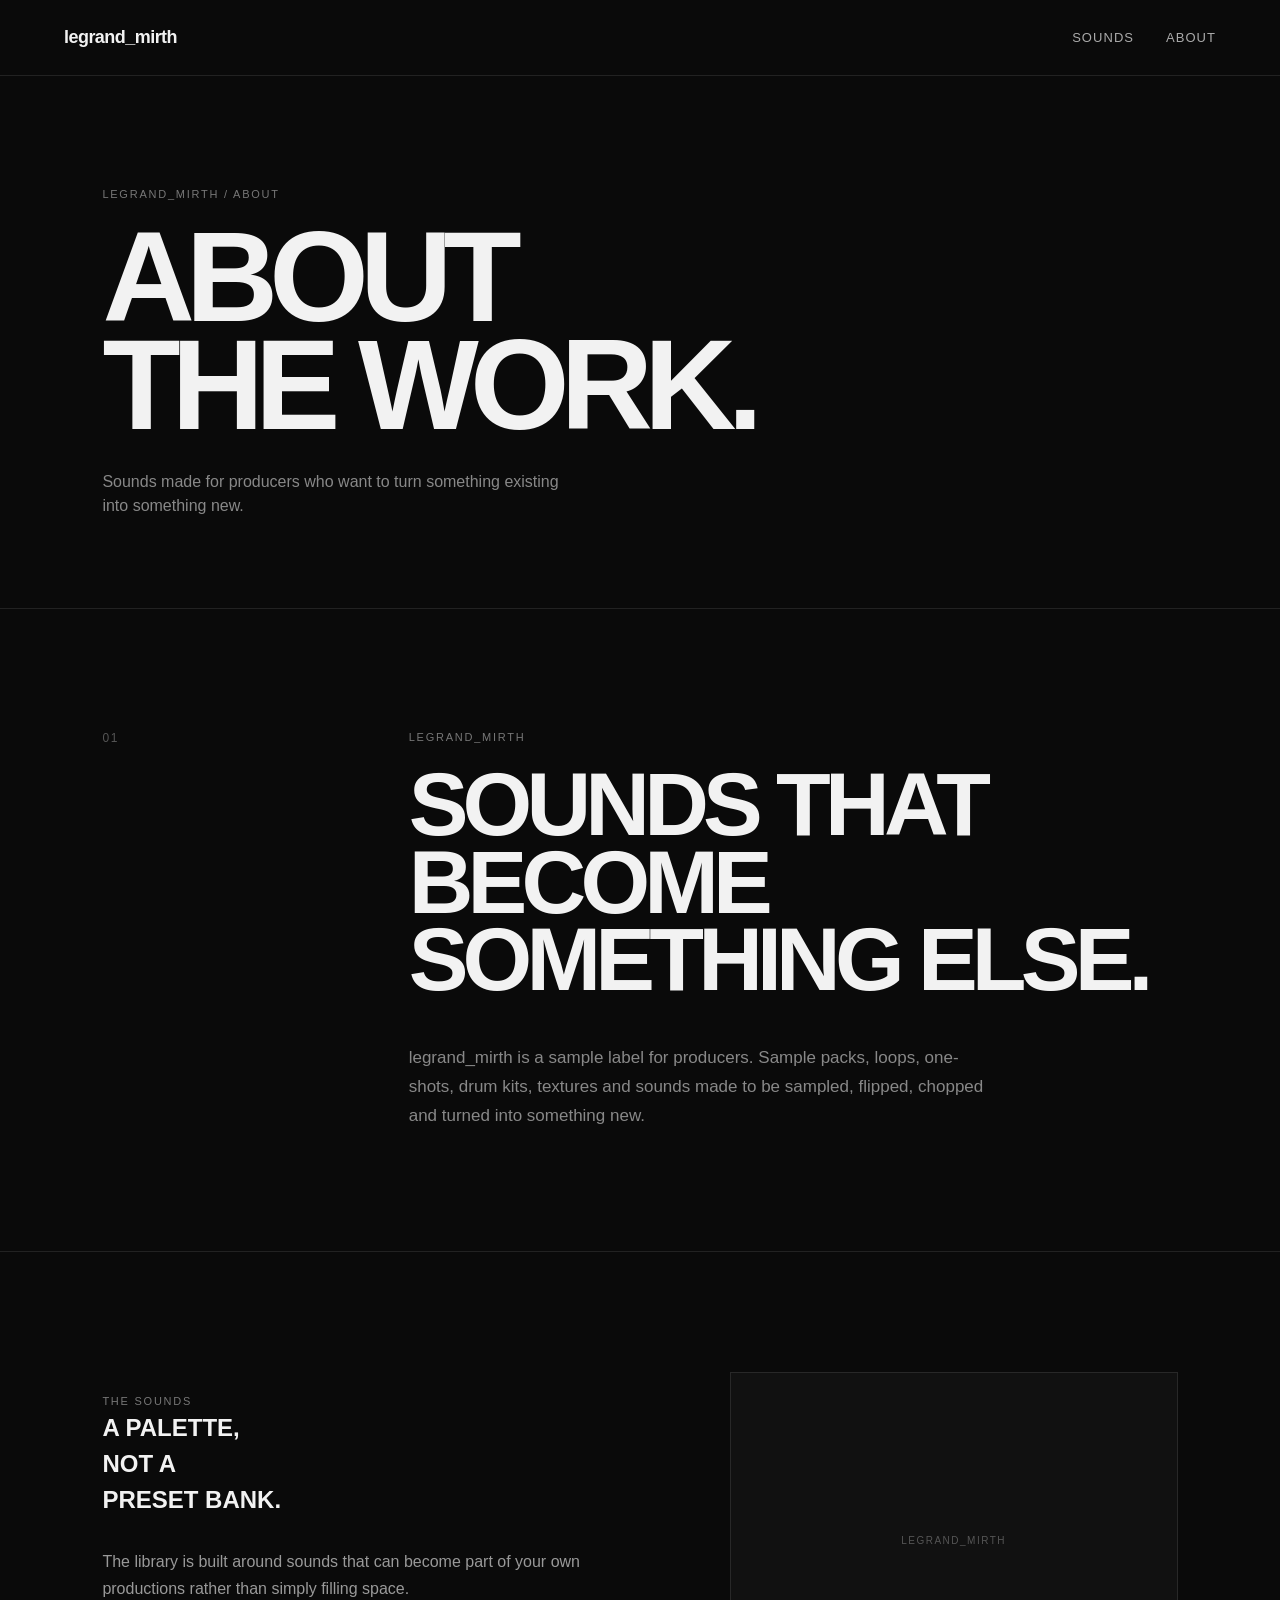
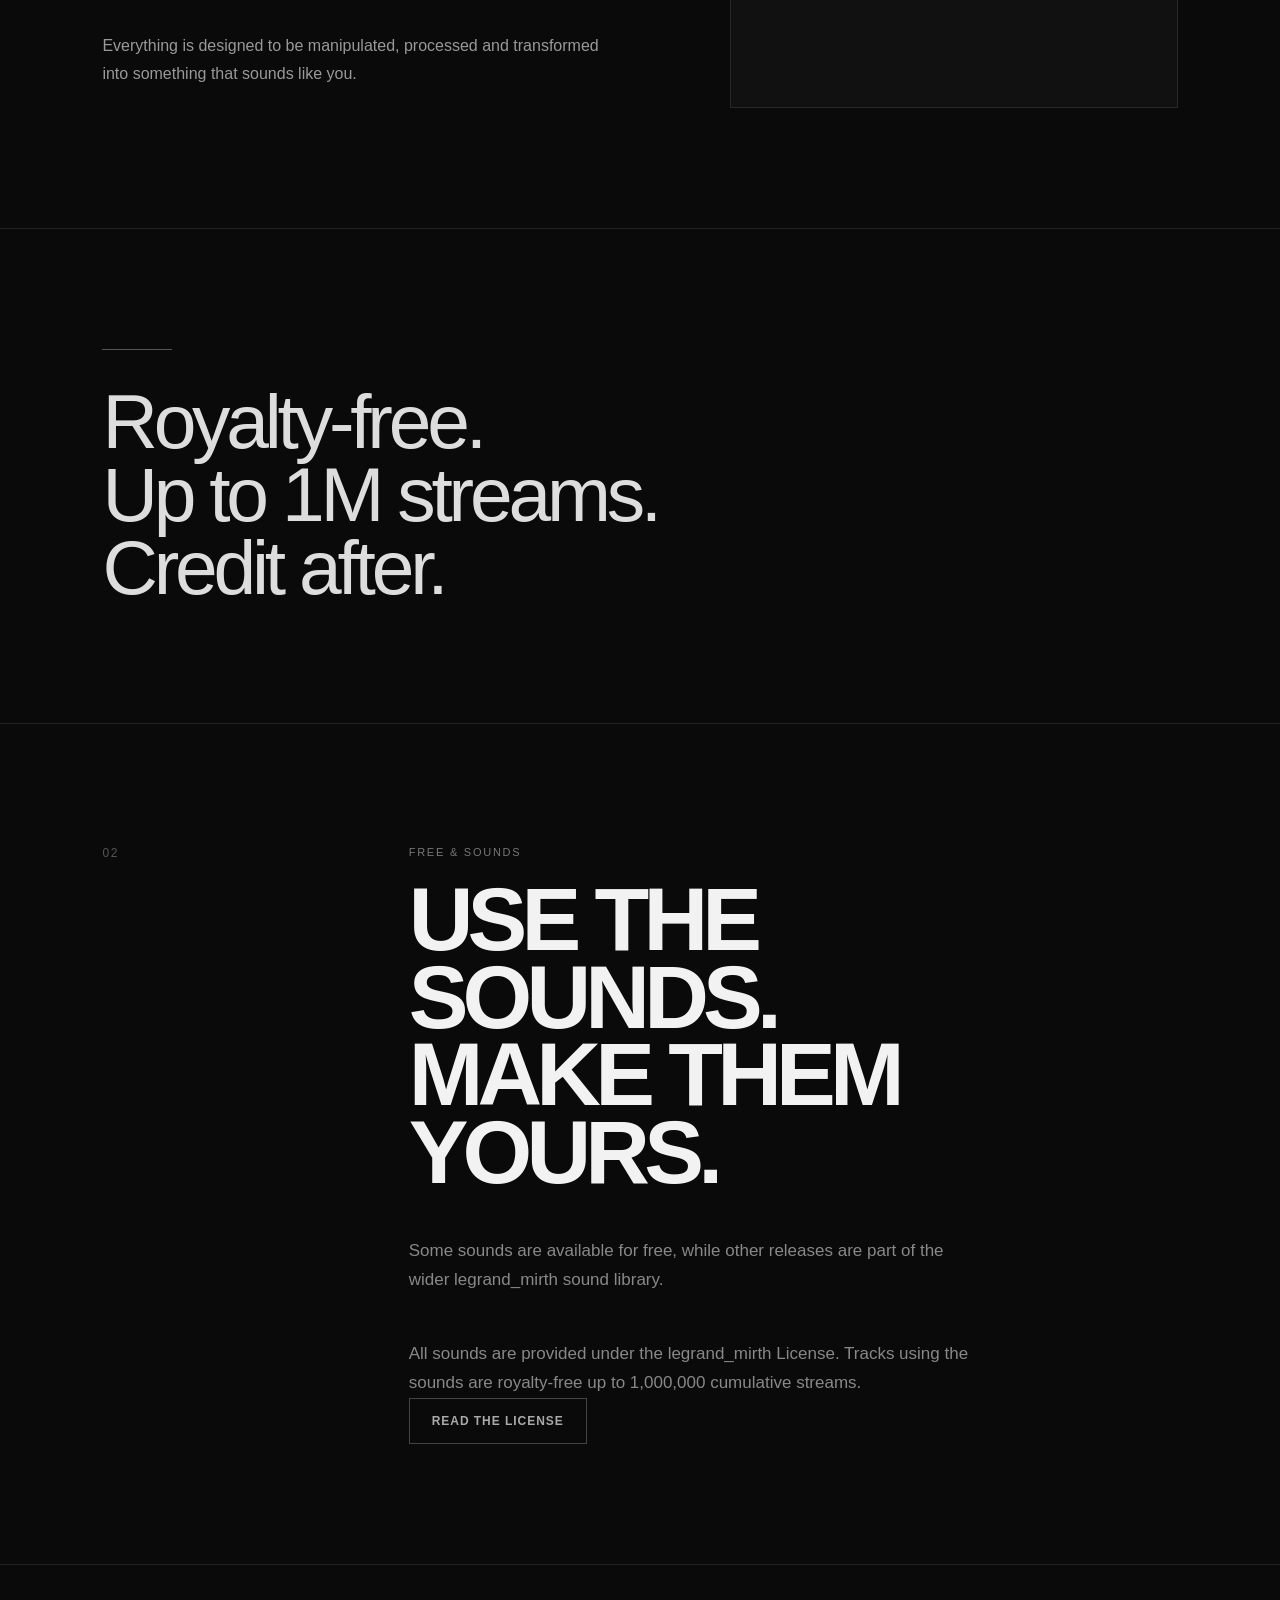
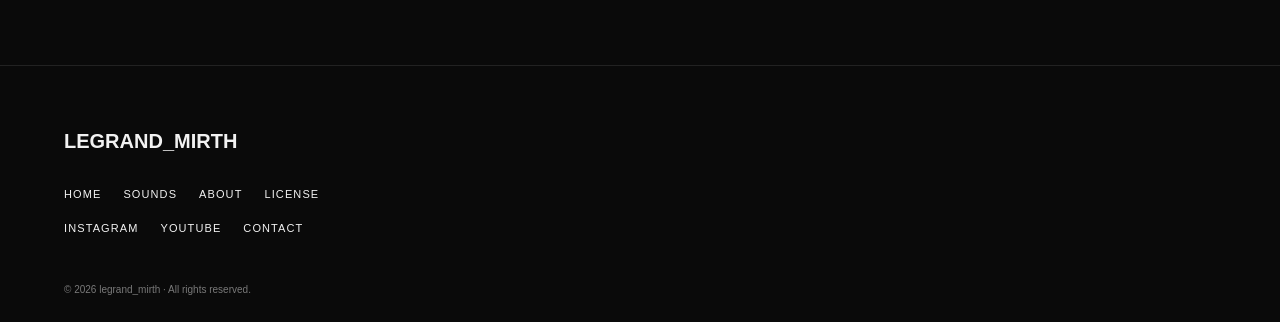
<file: about.html>
<!DOCTYPE html>
<html lang="en">

<head>

    <meta charset="UTF-8">

    <meta
        name="viewport"
        content="width=device-width, initial-scale=1.0"
    >

    <title>About — legrand_mirth</title>

    <meta
        name="description"
        content="About legrand_mirth — sounds, samples and sonic collections for producers."
    >

    <link rel="stylesheet" href="css/style.css">

</head>


<body>


    <!-- =========================
         NAVIGATION
    ========================= -->

    <header class="navbar">

        <a href="index.html" class="logo">
            legrand_mirth
        </a>

        <nav class="nav-links">

            <a href="sound.html">
                Sounds
            </a>

            <a href="about.html">
                About
            </a>

        </nav>

    </header>



    <main>


        <!-- =========================
             PAGE HEADER
        ========================= -->

        <section class="page-header">

            <p class="eyebrow">
                LEGRAND_MIRTH / ABOUT
            </p>

            <h1>
                ABOUT<br>
                THE WORK.
            </h1>

            <p class="page-description">
                Sounds made for producers who want to
                turn something existing into something new.
            </p>

        </section>



        <!-- =========================
             INTRO
        ========================= -->

        <section class="after-intro">

            <div class="after-intro-number">
                01
            </div>


            <div class="after-intro-main">

                <p class="eyebrow">
                    LEGRAND_MIRTH
                </p>

                <h2>
                    SOUNDS THAT
                    <br>
                    BECOME
                    <br>
                    SOMETHING ELSE.
                </h2>

                <p class="after-intro-text">
                    legrand_mirth is a sample label for producers.
                    Sample packs, loops, one-shots, drum kits,
                    textures and sounds made to be sampled,
                    flipped, chopped and turned into something new.
                </p>

            </div>

        </section>



        <!-- =========================
             THE SOUNDS
        ========================= -->

        <section class="after-details">

            <div class="after-detail-copy">

                <p class="eyebrow">
                    THE SOUNDS
                </p>

                <h2>
                    A PALETTE,
                    <br>
                    NOT A
                    <br>
                    PRESET BANK.
                </h2>

                <p>
                    The library is built around sounds that can
                    become part of your own productions rather
                    than simply filling space.
                </p>

                <p>
                    Everything is designed to be manipulated,
                    processed and transformed into something
                    that sounds like you.
                </p>

            </div>


            <div class="after-detail-image">

                <div
                    style="
                        width: 100%;
                        height: 100%;
                        min-height: 300px;
                        display: flex;
                        align-items: center;
                        justify-content: center;
                        background: #111;
                        color: #555;
                        font-size: 10px;
                        letter-spacing: 0.15em;
                    "
                >
                    LEGRAND_MIRTH
                </div>

            </div>

        </section>



        <!-- =========================
             STREAMING
        ========================= -->

        <section class="after-statement">

            <div class="statement-line"></div>

            <p>
                Royalty-free.
                <br>
                Up to 1M streams.
                <br>
                Credit after.
            </p>

        </section>



        <!-- =========================
             LICENSE INFO
        ========================= -->

        <section class="after-intro">

            <div class="after-intro-number">
                02
            </div>


            <div class="after-intro-main">

                <p class="eyebrow">
                    FREE & SOUNDS
                </p>

                <h2>
                    USE THE
                    <br>
                    SOUNDS.
                    <br>
                    MAKE THEM YOURS.
                </h2>

                <p class="after-intro-text">
                    Some sounds are available for free, while
                    other releases are part of the wider
                    legrand_mirth sound library.
                </p>

                <p class="after-intro-text">
                    All sounds are provided under the
                    legrand_mirth License. Tracks using the
                    sounds are royalty-free up to
                    1,000,000 cumulative streams.
                </p>

                <a
                    href="license.html"
                    class="button button-secondary"
                >
                    Read the License
                </a>

            </div>

        </section>


    </main>



    <!-- =========================
         FOOTER
    ========================= -->

    <footer class="lm-footer">

        <div class="lm-footer-brand">
            LEGRAND_MIRTH
        </div>


        <div class="lm-footer-links">

            <a href="index.html">
                HOME
            </a>

            <a href="sound.html">
                SOUNDS
            </a>

            <a href="about.html">
                ABOUT
            </a>

            <a href="license.html">
                LICENSE
            </a>

        </div>


        <div class="lm-footer-links">

            <a
                href="https://instagram.com/"
                target="_blank"
                rel="noopener noreferrer"
            >
                INSTAGRAM
            </a>

            <a
                href="https://youtube.com/"
                target="_blank"
                rel="noopener noreferrer"
            >
                YOUTUBE
            </a>

            <a href="mailto:legrandmirth@gmail.com">
                CONTACT
            </a>

        </div>


        <div class="lm-footer-bottom">
            © 2026 legrand_mirth · All rights reserved.
        </div>

    </footer>


</body>

</html>
</file>
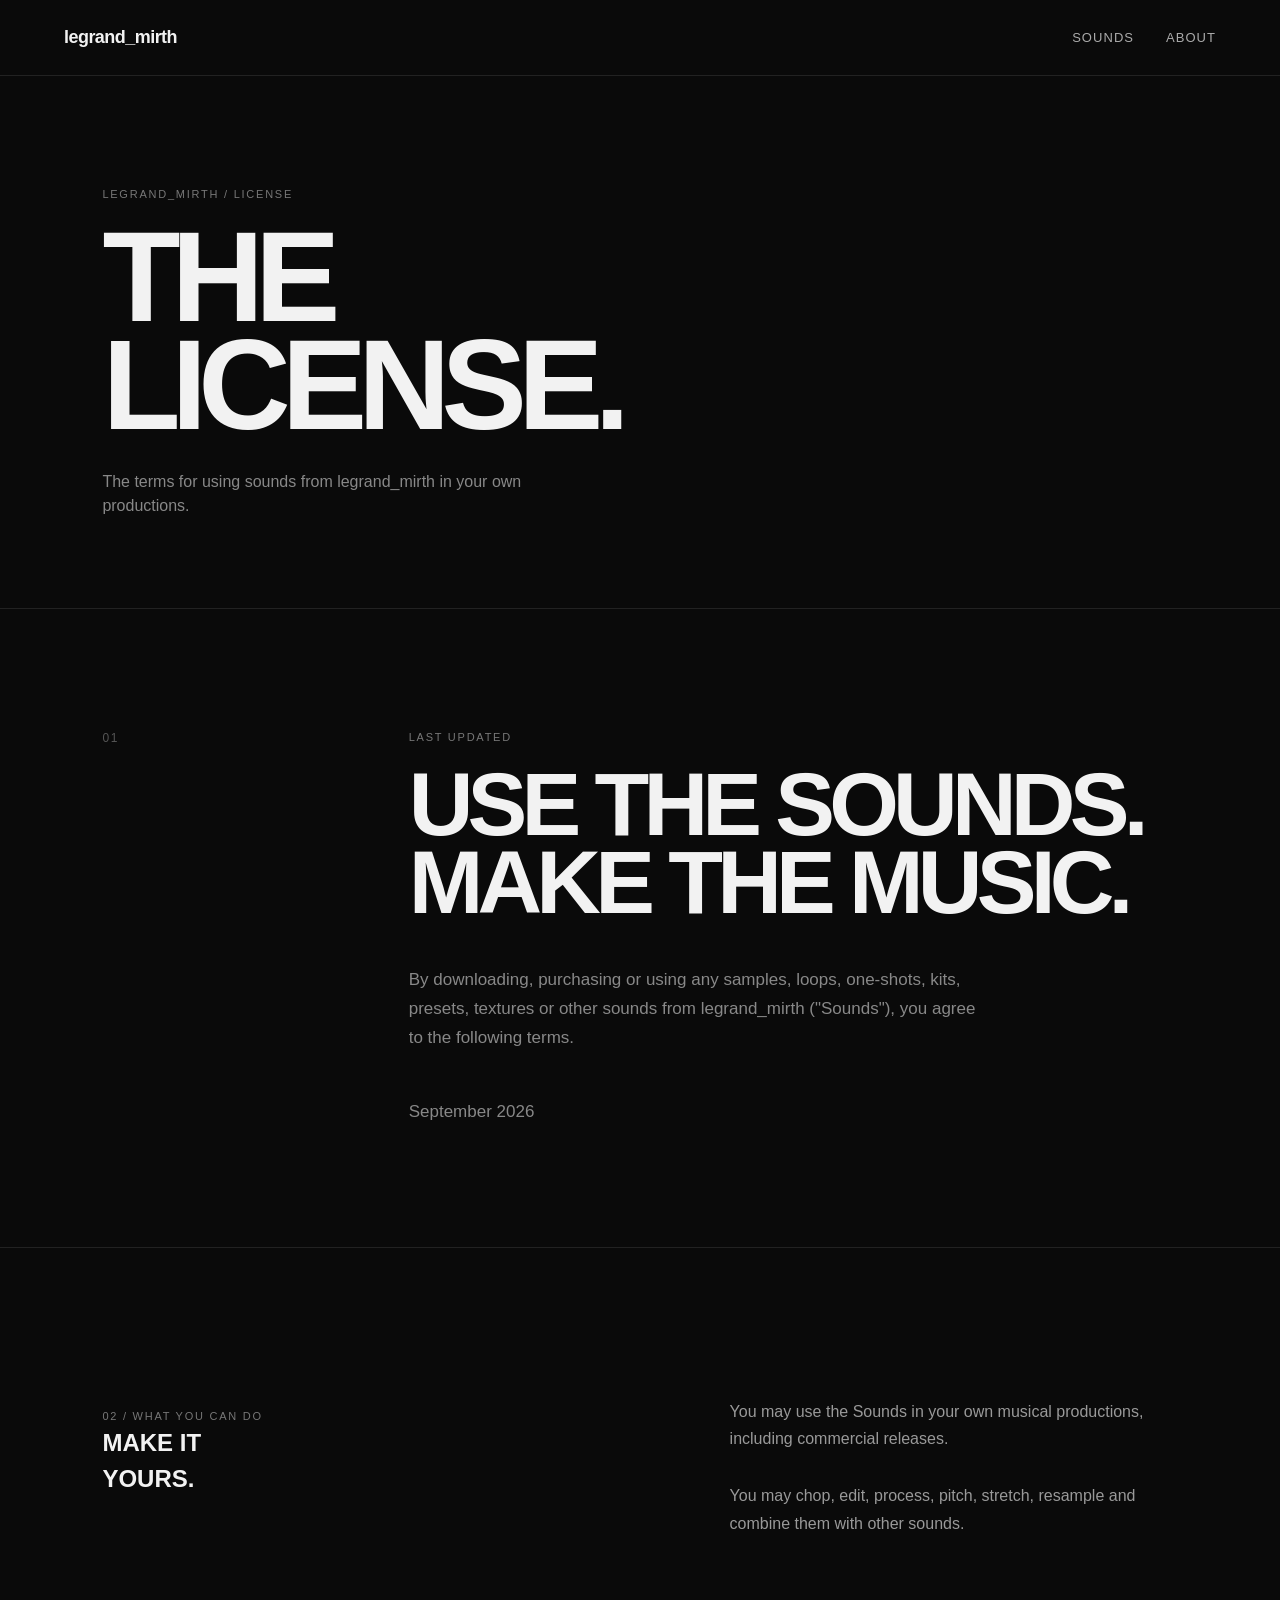
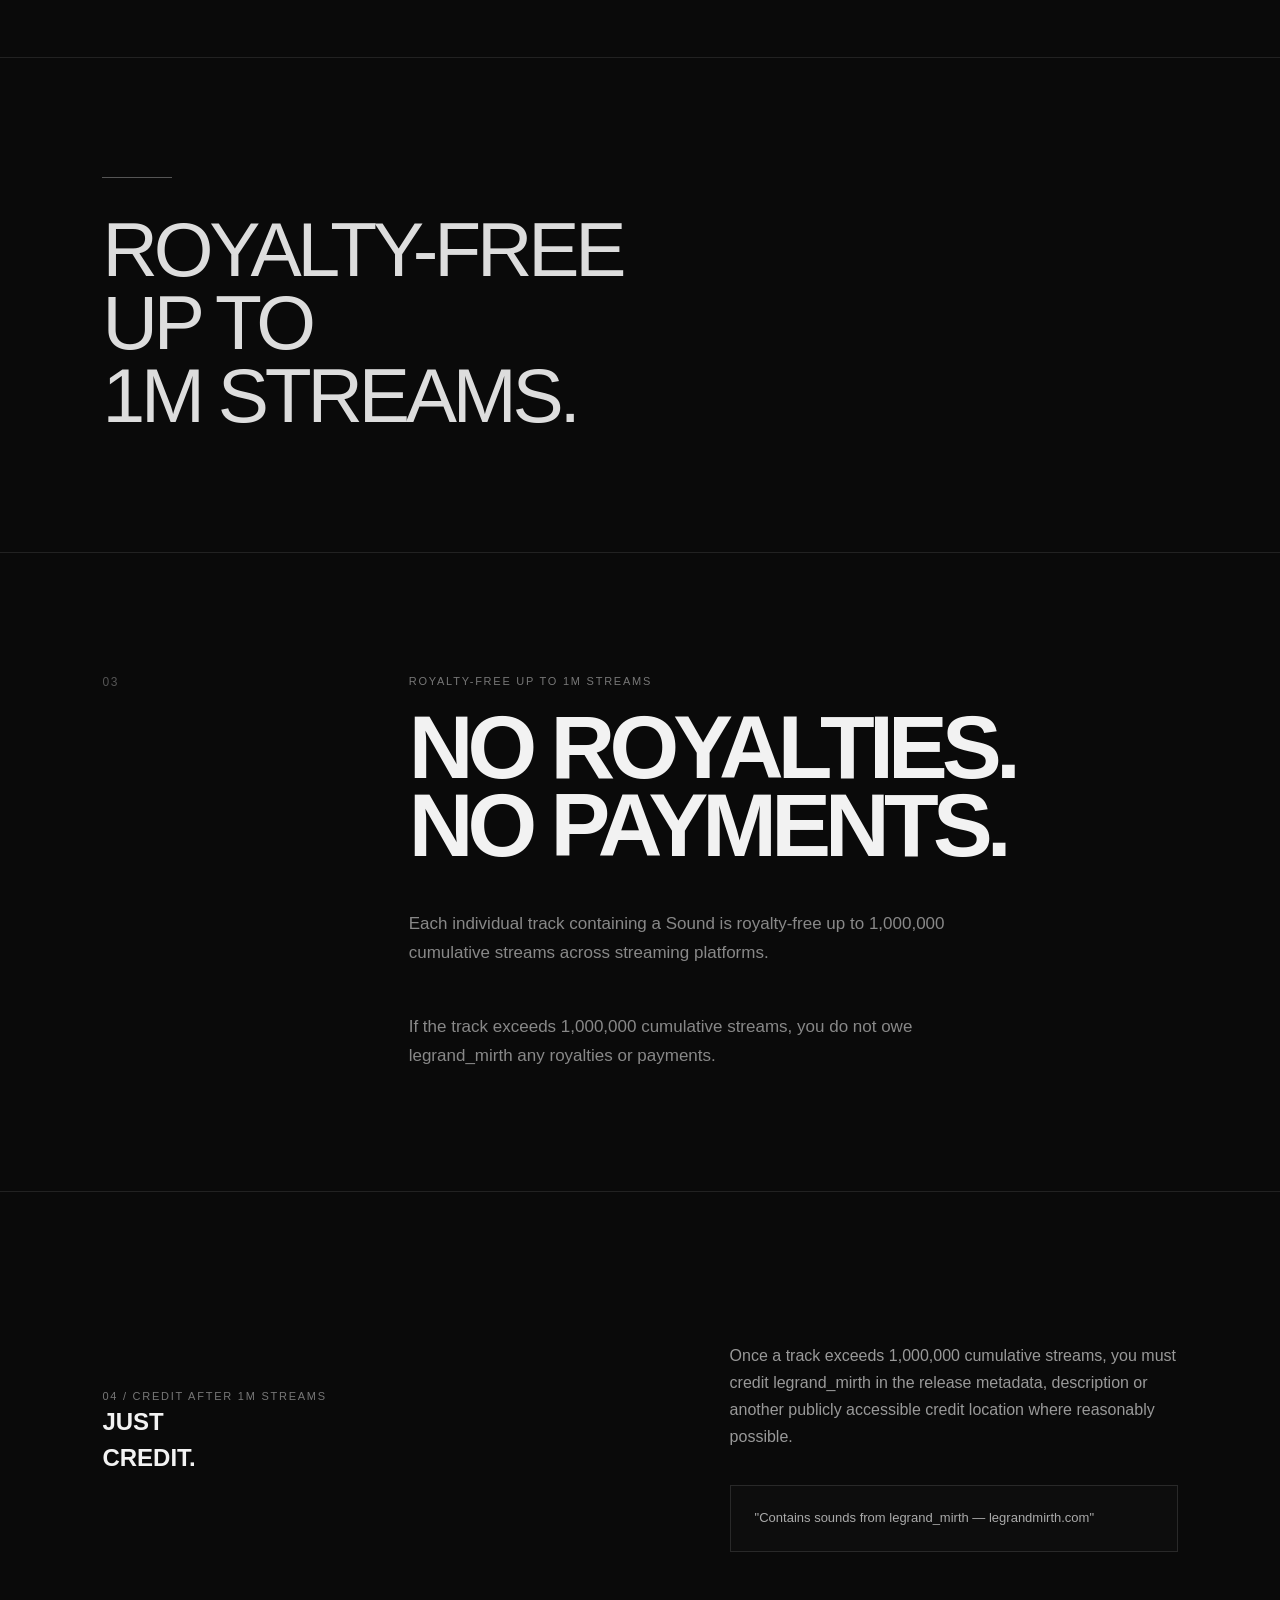
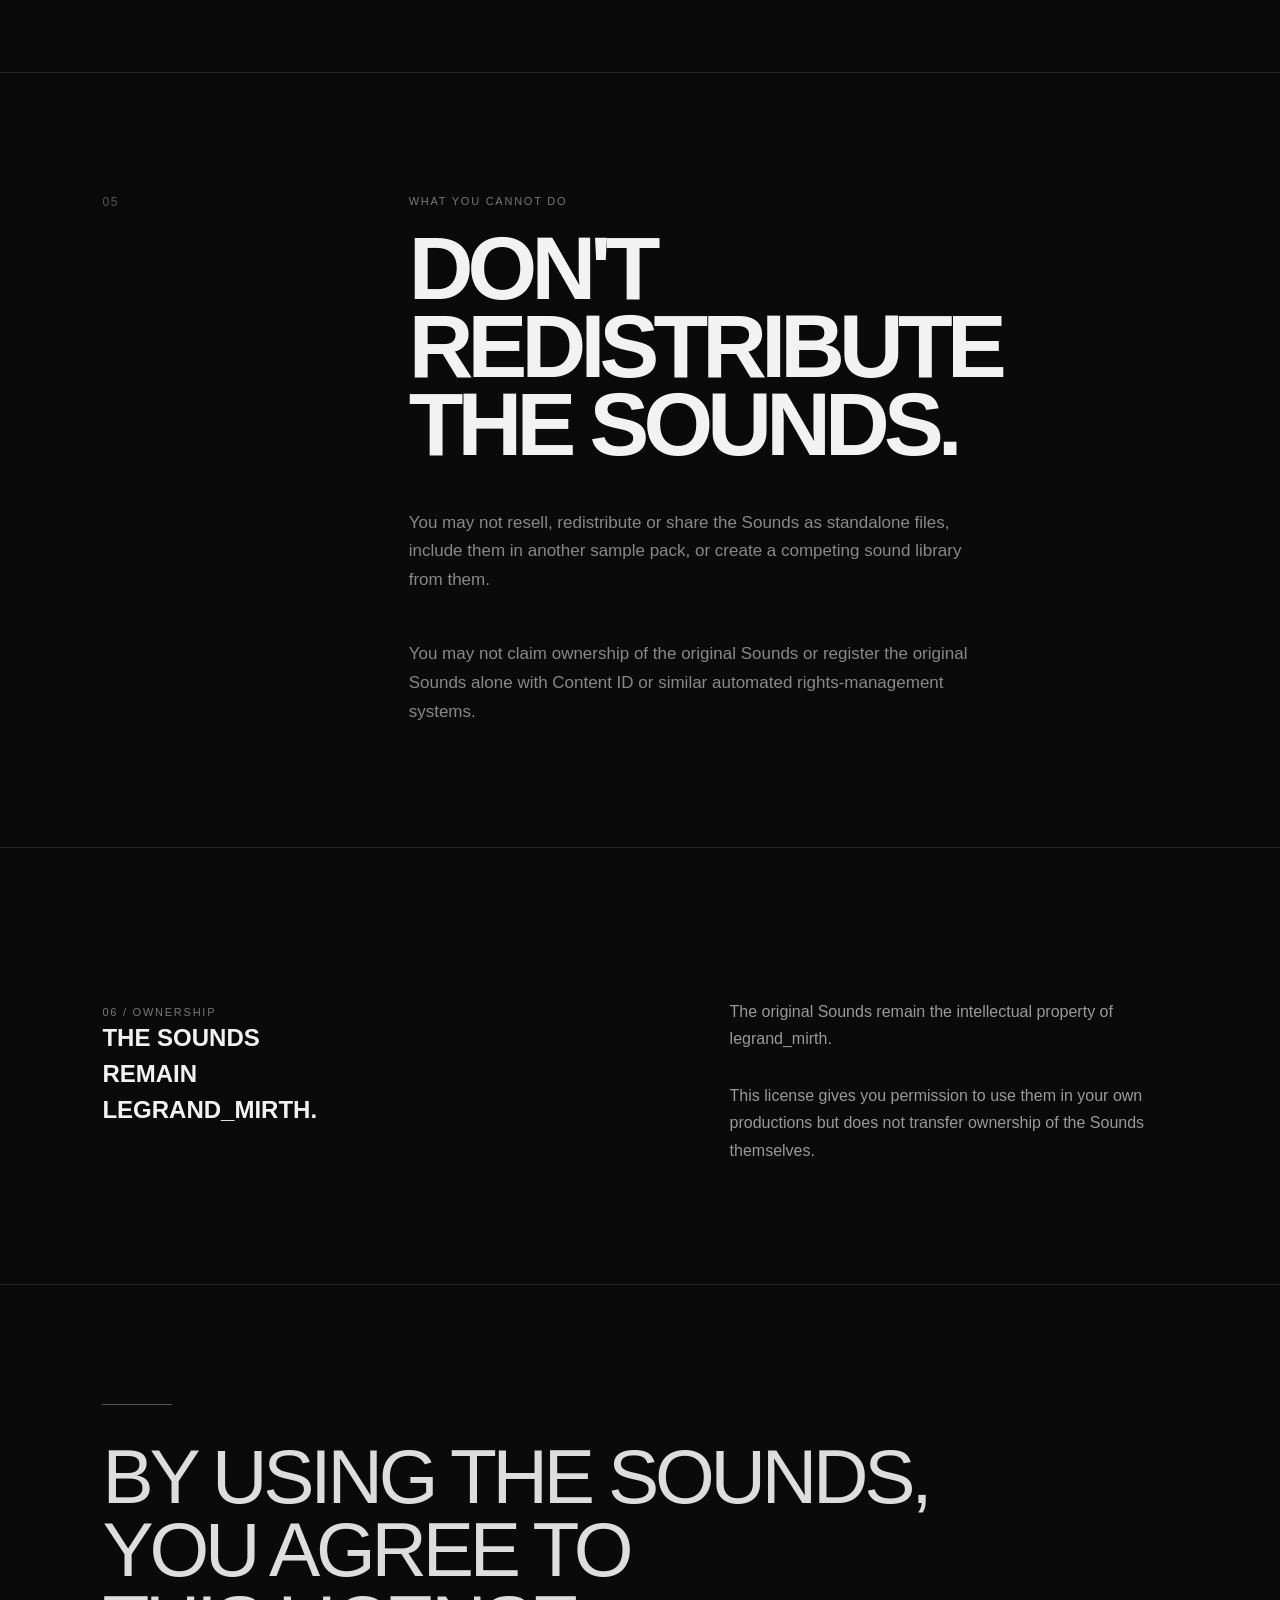
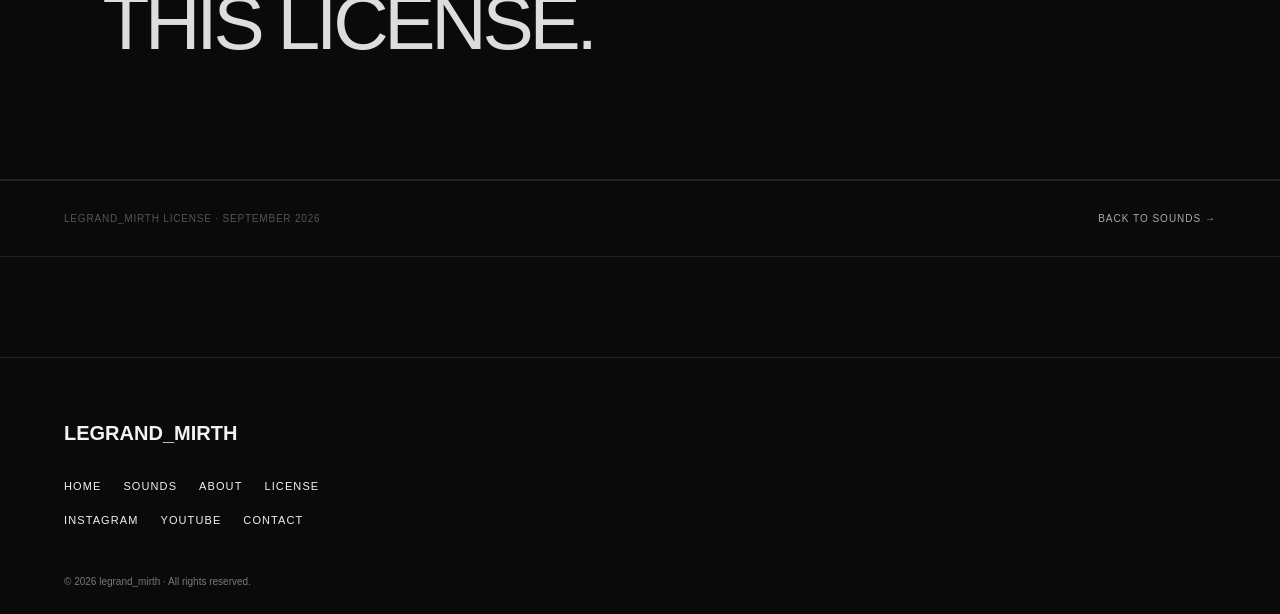
<file: license.html>
<!DOCTYPE html>
<html lang="en">

<head>

    <meta charset="UTF-8">

    <meta
        name="viewport"
        content="width=device-width, initial-scale=1.0"
    >

    <title>License — legrand_mirth</title>

    <meta
        name="description"
        content="The legrand_mirth license for samples, loops, one-shots, kits and sounds."
    >

    <link rel="stylesheet" href="css/style.css">

</head>


<body>


    <!-- =========================
         NAVIGATION
    ========================= -->

    <header class="navbar">

        <a href="index.html" class="logo">
            legrand_mirth
        </a>

        <nav class="nav-links">

            <a href="sound.html">
                Sounds
            </a>

            <a href="about.html">
                About
            </a>

        </nav>

    </header>



    <main>


        <!-- =========================
             PAGE HEADER
        ========================= -->

        <section class="page-header">

            <p class="eyebrow">
                LEGRAND_MIRTH / LICENSE
            </p>

            <h1>
                THE<br>
                LICENSE.
            </h1>

            <p class="page-description">
                The terms for using sounds from
                legrand_mirth in your own productions.
            </p>

        </section>



        <!-- =========================
             INTRO
        ========================= -->

        <section class="after-intro">

            <div class="after-intro-number">
                01
            </div>


            <div class="after-intro-main">

                <p class="eyebrow">
                    LAST UPDATED
                </p>

                <h2>
                    USE THE SOUNDS.
                    <br>
                    MAKE THE MUSIC.
                </h2>

                <p class="after-intro-text">
                    By downloading, purchasing or using any
                    samples, loops, one-shots, kits, presets,
                    textures or other sounds from legrand_mirth
                    ("Sounds"), you agree to the following terms.
                </p>

                <p class="after-intro-text">
                    September 2026
                </p>

            </div>

        </section>



        <!-- =========================
             WHAT YOU CAN DO
        ========================= -->

        <section class="after-details">

            <div class="after-detail-copy">

                <p class="eyebrow">
                    02 / WHAT YOU CAN DO
                </p>

                <h2>
                    MAKE IT
                    <br>
                    YOURS.
                </h2>

            </div>


            <div class="after-detail-copy">

                <p>
                    You may use the Sounds in your own musical
                    productions, including commercial releases.
                </p>

                <p>
                    You may chop, edit, process, pitch, stretch,
                    resample and combine them with other sounds.
                </p>

            </div>

        </section>



        <!-- =========================
             ROYALTY FREE
        ========================= -->

        <section class="after-statement">

            <div class="statement-line"></div>

            <p>
                ROYALTY-FREE
                <br>
                UP TO
                <br>
                1M STREAMS.
            </p>

        </section>



        <!-- =========================
             STREAMING TERMS
        ========================= -->

        <section class="after-intro">

            <div class="after-intro-number">
                03
            </div>


            <div class="after-intro-main">

                <p class="eyebrow">
                    ROYALTY-FREE UP TO 1M STREAMS
                </p>

                <h2>
                    NO ROYALTIES.
                    <br>
                    NO PAYMENTS.
                </h2>

                <p class="after-intro-text">
                    Each individual track containing a Sound is
                    royalty-free up to 1,000,000 cumulative streams
                    across streaming platforms.
                </p>

                <p class="after-intro-text">
                    If the track exceeds 1,000,000 cumulative
                    streams, you do not owe legrand_mirth any
                    royalties or payments.
                </p>

            </div>

        </section>



        <!-- =========================
             CREDIT
        ========================= -->

        <section class="after-details">

            <div class="after-detail-copy">

                <p class="eyebrow">
                    04 / CREDIT AFTER 1M STREAMS
                </p>

                <h2>
                    JUST
                    <br>
                    CREDIT.
                </h2>

            </div>


            <div class="after-detail-copy">

                <p>
                    Once a track exceeds 1,000,000 cumulative
                    streams, you must credit legrand_mirth in
                    the release metadata, description or another
                    publicly accessible credit location where
                    reasonably possible.
                </p>

                <div
                    style="
                        margin-top: 35px;
                        padding: 22px 24px;
                        border: 1px solid #292929;
                        background: #0d0d0d;
                        color: #aaa;
                        font-size: 13px;
                        line-height: 1.6;
                    "
                >
                    "Contains sounds from legrand_mirth —
                    legrandmirth.com"
                </div>

            </div>

        </section>



        <!-- =========================
             RESTRICTIONS
        ========================= -->

        <section class="after-intro">

            <div class="after-intro-number">
                05
            </div>


            <div class="after-intro-main">

                <p class="eyebrow">
                    WHAT YOU CANNOT DO
                </p>

                <h2>
                    DON'T
                    <br>
                    REDISTRIBUTE
                    <br>
                    THE SOUNDS.
                </h2>

                <p class="after-intro-text">
                    You may not resell, redistribute or share the
                    Sounds as standalone files, include them in
                    another sample pack, or create a competing
                    sound library from them.
                </p>

                <p class="after-intro-text">
                    You may not claim ownership of the original
                    Sounds or register the original Sounds alone
                    with Content ID or similar automated
                    rights-management systems.
                </p>

            </div>

        </section>



        <!-- =========================
             OWNERSHIP
        ========================= -->

        <section class="after-details">

            <div class="after-detail-copy">

                <p class="eyebrow">
                    06 / OWNERSHIP
                </p>

                <h2>
                    THE SOUNDS
                    <br>
                    REMAIN
                    <br>
                    LEGRAND_MIRTH.
                </h2>

            </div>


            <div class="after-detail-copy">

                <p>
                    The original Sounds remain the intellectual
                    property of legrand_mirth.
                </p>

                <p>
                    This license gives you permission to use them
                    in your own productions but does not transfer
                    ownership of the Sounds themselves.
                </p>

            </div>

        </section>



        <!-- =========================
             ACCEPTANCE
        ========================= -->

        <section class="after-statement">

            <div class="statement-line"></div>

            <p>
                BY USING THE SOUNDS,
                <br>
                YOU AGREE TO
                <br>
                THIS LICENSE.
            </p>

        </section>



        <!-- =========================
             BACK TO SOUNDS
        ========================= -->

        <section class="after-license">

            <span>
                LEGRAND_MIRTH LICENSE · SEPTEMBER 2026
            </span>

            <a href="sound.html">
                BACK TO SOUNDS →
            </a>

        </section>


    </main>



    <!-- =========================
         FOOTER
    ========================= -->

    <footer class="lm-footer">

        <div class="lm-footer-brand">
            LEGRAND_MIRTH
        </div>


        <div class="lm-footer-links">

            <a href="index.html">
                HOME
            </a>

            <a href="sound.html">
                SOUNDS
            </a>

            <a href="about.html">
                ABOUT
            </a>

            <a href="license.html">
                LICENSE
            </a>

        </div>


        <div class="lm-footer-links">

            <a
                href="https://instagram.com/"
                target="_blank"
                rel="noopener noreferrer"
            >
                INSTAGRAM
            </a>

            <a
                href="https://youtube.com/"
                target="_blank"
                rel="noopener noreferrer"
            >
                YOUTUBE
            </a>

            <a href="mailto:legrandmirth@gmail.com">
                CONTACT
            </a>

        </div>


        <div class="lm-footer-bottom">
            © 2026 legrand_mirth · All rights reserved.
        </div>

    </footer>


</body>

</html>
</file>
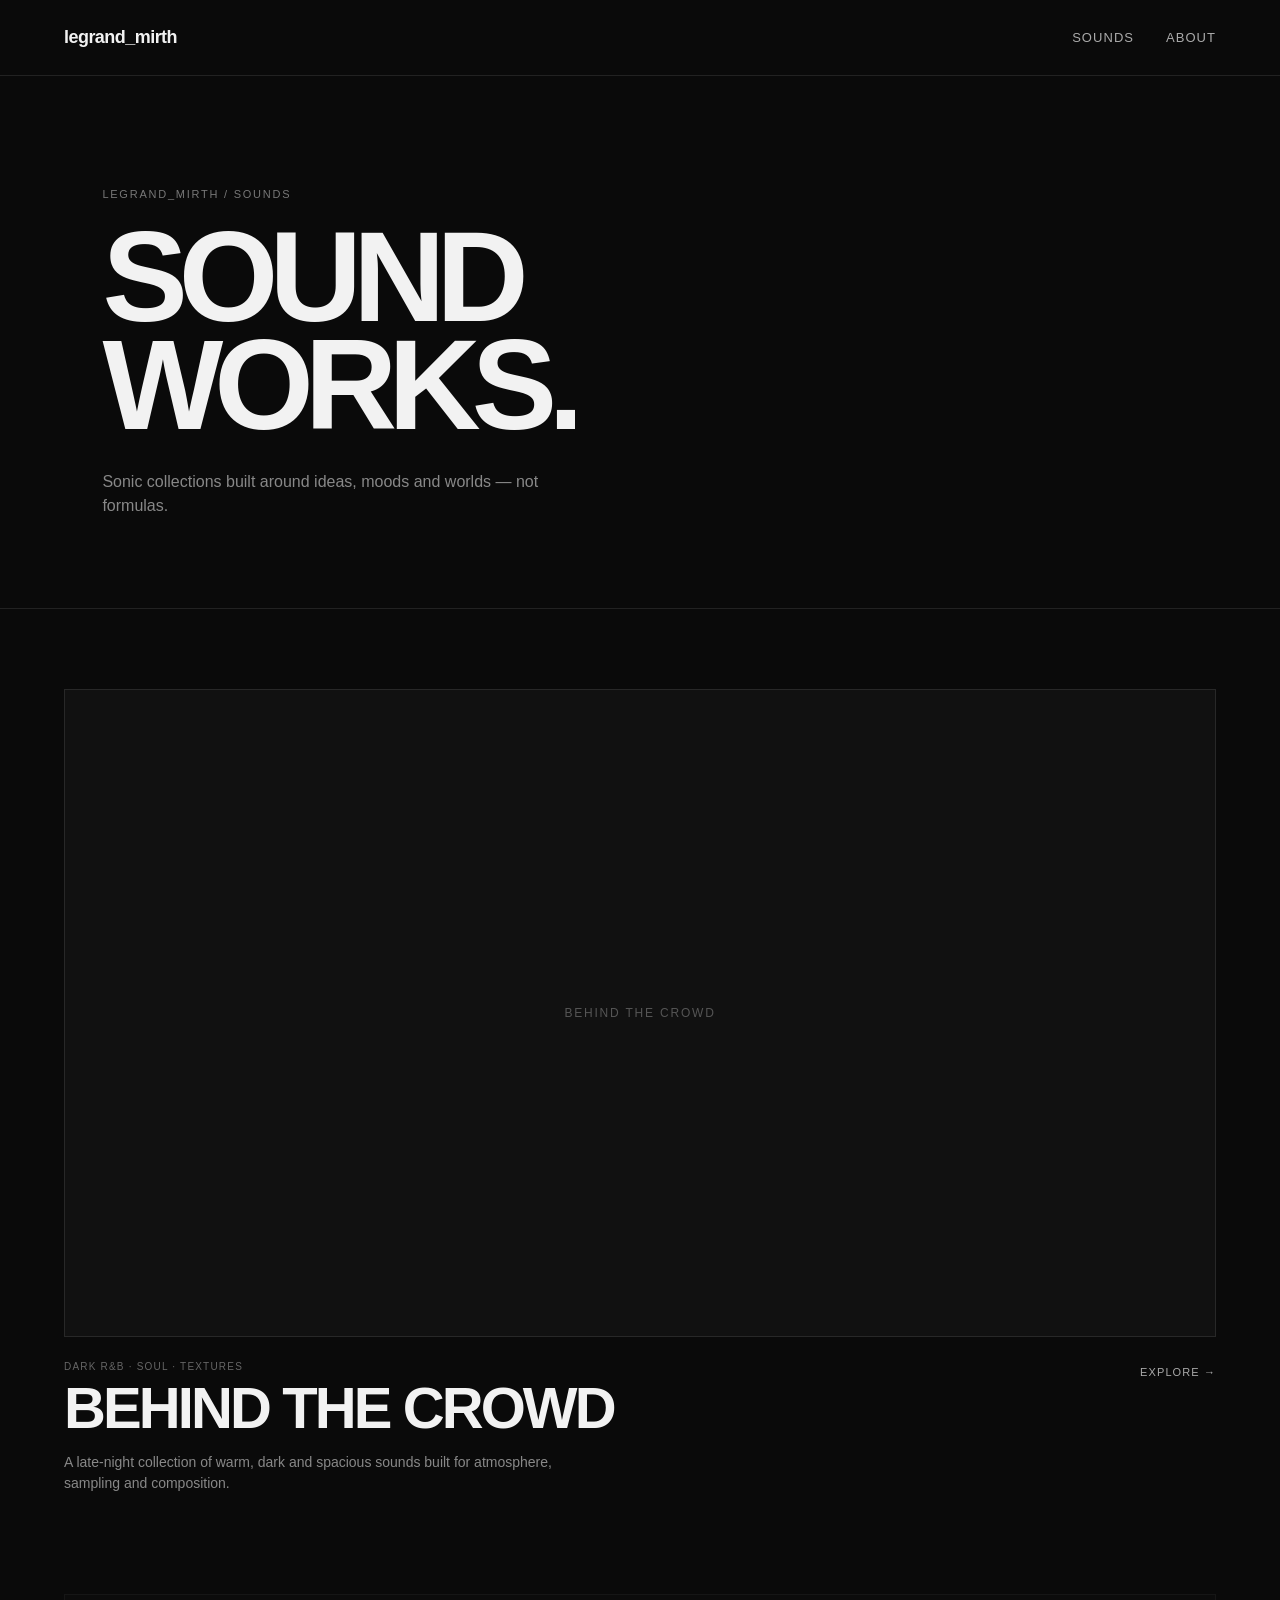
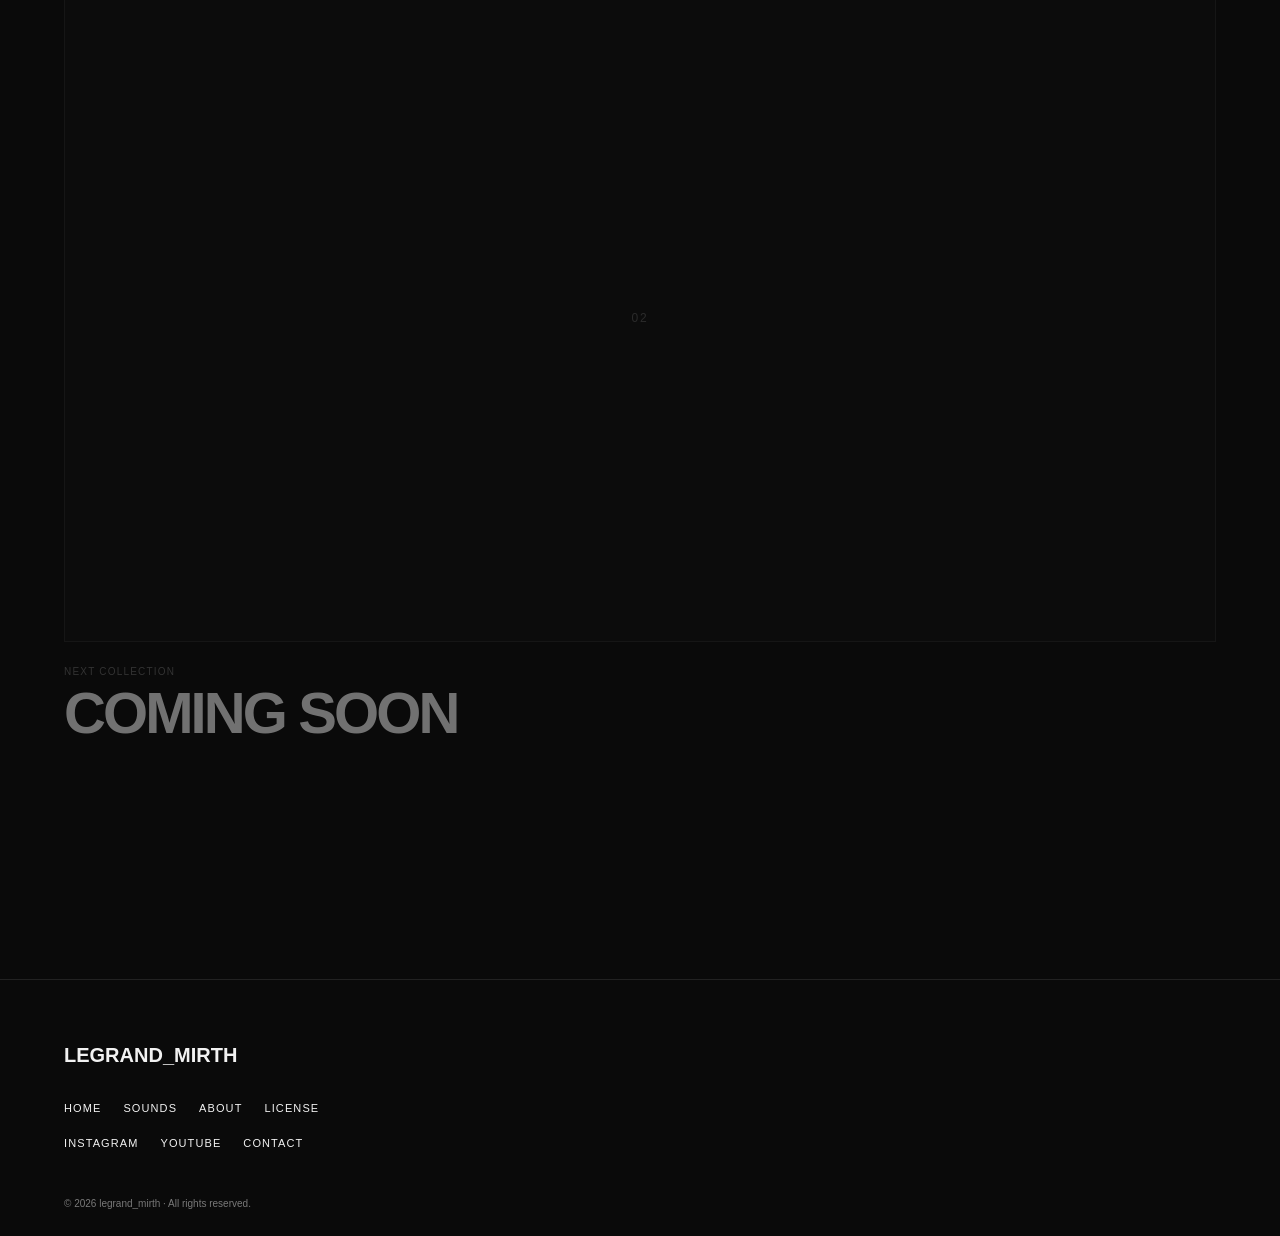
<file: shop.html>
<!DOCTYPE html>
<html lang="en">

<head>

    <meta charset="UTF-8">

    <meta
        name="viewport"
        content="width=device-width, initial-scale=1.0"
    >

    <title>Sounds — legrand_mirth</title>

    <meta
        name="description"
        content="Sound packs and sonic collections by legrand_mirth."
    >

    <link rel="stylesheet" href="css/style.css">

</head>


<body>


    <!-- NAVIGATION -->

    <header class="navbar">

        <a href="index.html" class="logo">
            legrand_mirth
        </a>

        <nav class="nav-links">

            <a href="shop.html">
                Sounds
            </a>

            <a href="about.html">
                About
            </a>

        </nav>

    </header>



    <main>


        <!-- SOUNDS HEADER -->

        <section class="page-header">

            <p class="eyebrow">
                LEGRAND_MIRTH / SOUNDS
            </p>

            <h1>
                SOUND<br>
                WORKS.
            </h1>

            <p class="page-description">
                Sonic collections built around ideas,
                moods and worlds — not formulas.
            </p>

        </section>



        <!-- SOUND COLLECTIONS -->

        <section class="sounds-section">


            <!-- BEHIND THE CROWD -->

            <article class="sound-card">

                <a href="behind-the-crowd.html" class="sound-image">

                    <span>
                        BEHIND THE CROWD
                    </span>

                </a>


                <div class="sound-card-info">

                    <div>

                        <p class="sound-tags">
                            DARK R&B · SOUL · TEXTURES
                        </p>

                        <h2>
                            BEHIND THE CROWD
                        </h2>

                        <p class="sound-description">
                            A late-night collection of warm,
                            dark and spacious sounds built
                            for atmosphere, sampling and
                            composition.
                        </p>

                    </div>


                    <a
                        href="behind-the-crowd.html"
                        class="sound-link"
                    >
                        EXPLORE →
                    </a>

                </div>

            </article>



            <!-- FUTURE PACK -->

            <article class="sound-card sound-card-placeholder">

                <div class="sound-image">

                    <span>
                        02
                    </span>

                </div>


                <div class="sound-card-info">

                    <div>

                        <p class="sound-tags">
                            NEXT COLLECTION
                        </p>

                        <h2>
                            COMING SOON
                        </h2>

                    </div>

                </div>

            </article>


        </section>


    </main>



    <!-- FOOTER -->

    <footer class="lm-footer">

        <div class="lm-footer-brand">
            LEGRAND_MIRTH
        </div>


        <div class="lm-footer-links">

            <a href="index.html">
                HOME
            </a>

            <a href="shop.html">
                SOUNDS
            </a>

            <a href="about.html">
                ABOUT
            </a>

            <a href="license.html">
                LICENSE
            </a>

        </div>


        <div class="lm-footer-links">

            <a
                href="https://instagram.com/"
                target="_blank"
            >
                INSTAGRAM
            </a>

            <a
                href="https://youtube.com/"
                target="_blank"
            >
                YOUTUBE
            </a>

            <a href="mailto:legrandmirth@gmail.com">
                CONTACT
            </a>

        </div>


        <div class="lm-footer-bottom">
            © 2026 legrand_mirth · All rights reserved.
        </div>

    </footer>


</body>

</html>
</file>
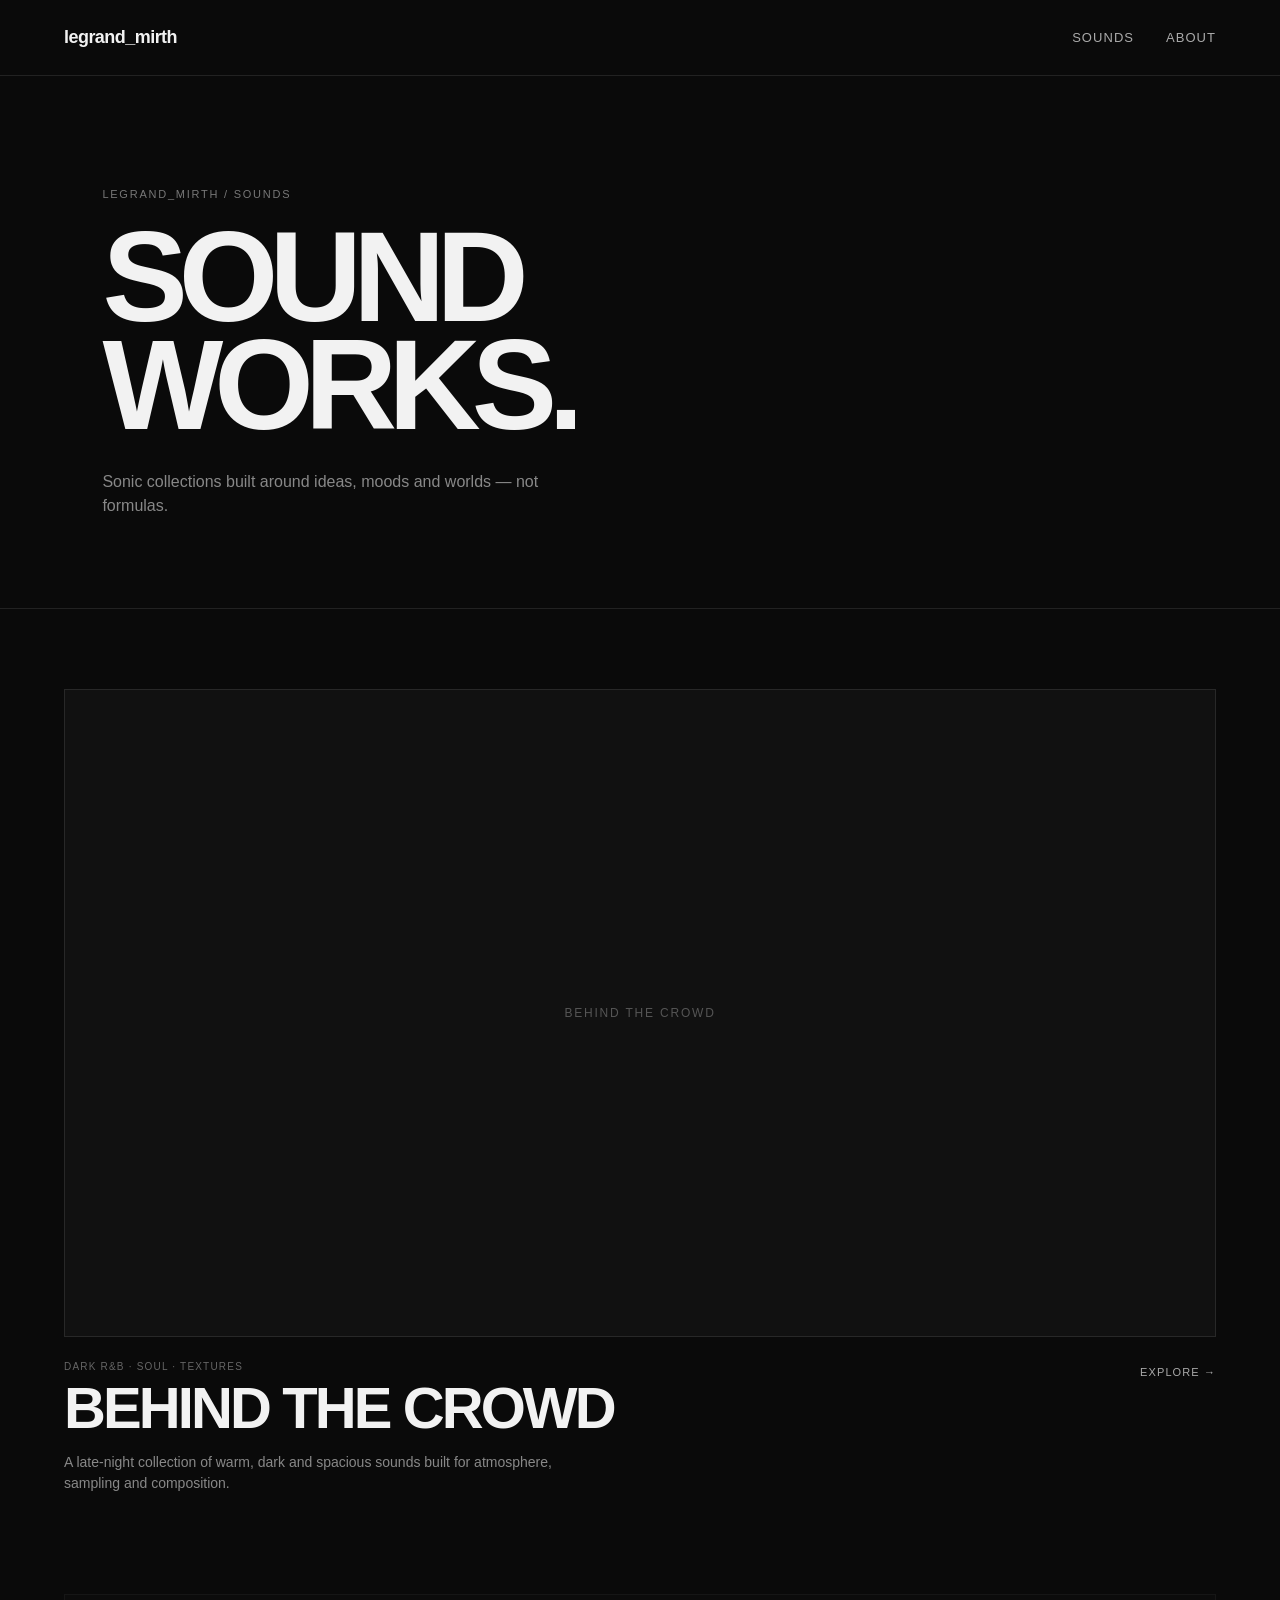
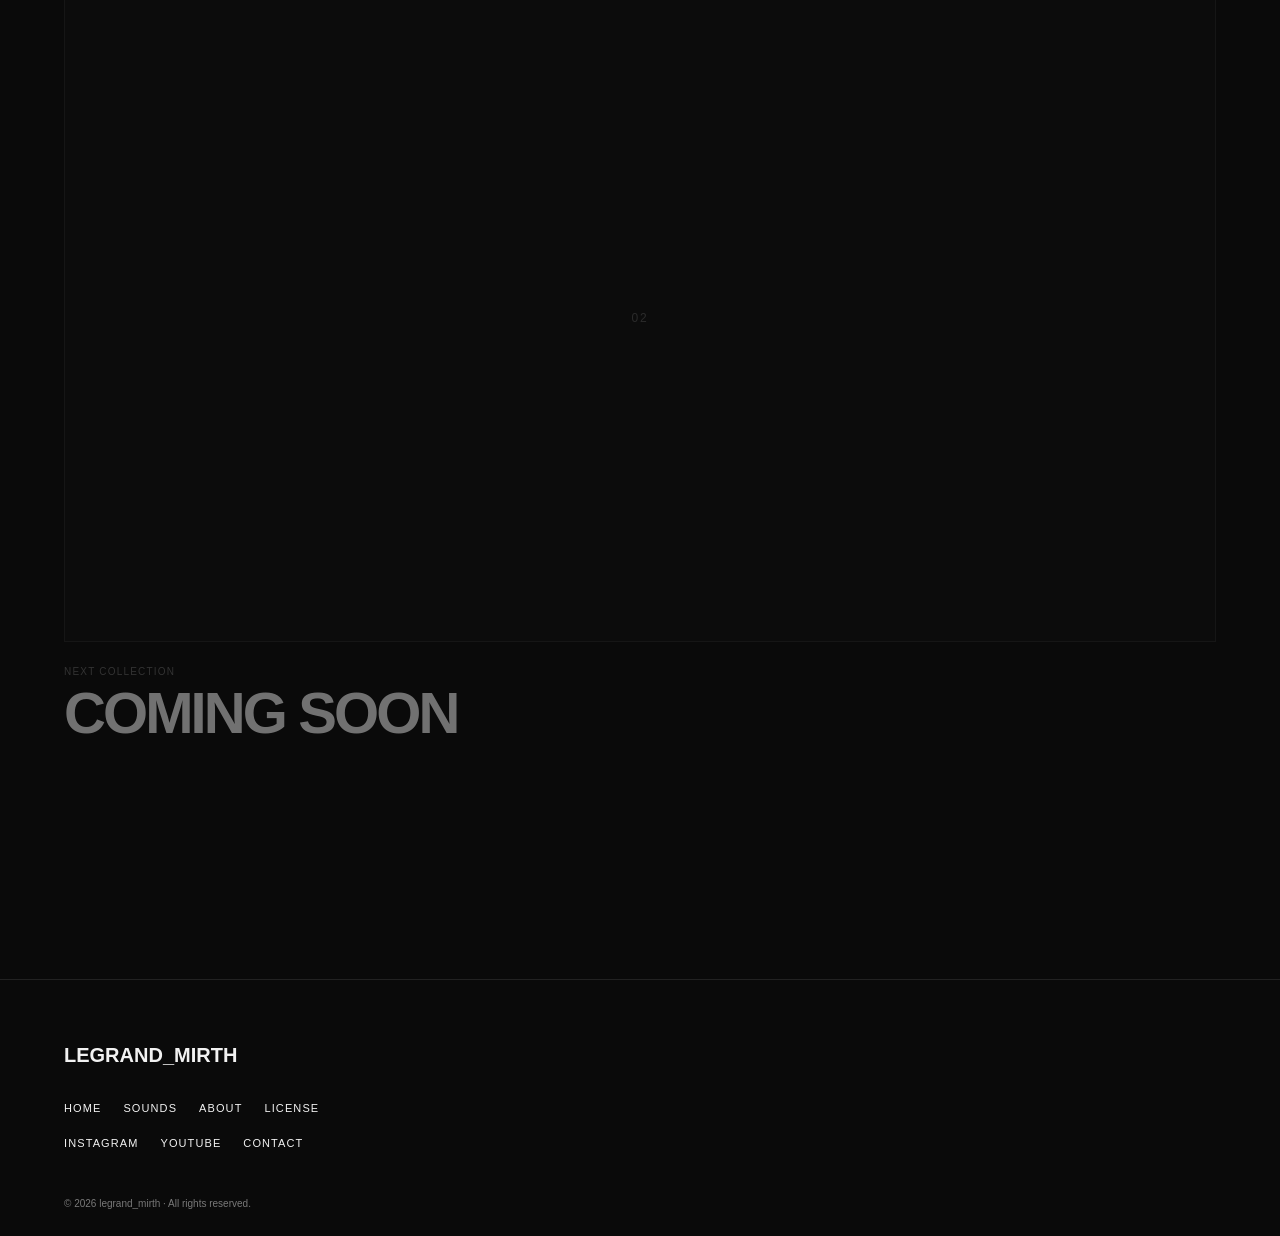
<file: sound.html>
<!DOCTYPE html>
<html lang="en">

<head>

    <meta charset="UTF-8">

    <meta
        name="viewport"
        content="width=device-width, initial-scale=1.0"
    >

    <title>Sounds — legrand_mirth</title>

    <meta
        name="description"
        content="Sound packs and sonic collections by legrand_mirth."
    >

    <link rel="stylesheet" href="css/style.css">

</head>


<body>


    <!-- NAVIGATION -->

    <header class="navbar">

        <a href="index.html" class="logo">
            legrand_mirth
        </a>

        <nav class="nav-links">

            <a href="sound.html">
                Sounds
            </a>

            <a href="about.html">
                About
            </a>

        </nav>

    </header>



    <main>


        <!-- SOUNDS HEADER -->

        <section class="page-header">

            <p class="eyebrow">
                LEGRAND_MIRTH / SOUNDS
            </p>

            <h1>
                SOUND<br>
                WORKS.
            </h1>

            <p class="page-description">
                Sonic collections built around ideas,
                moods and worlds — not formulas.
            </p>

        </section>



        <!-- SOUND COLLECTIONS -->

        <section class="sounds-section">


            <!-- BEHIND THE CROWD -->

            <article class="sound-card">

                <a
                    href="behind-the-crowd.html"
                    class="sound-image"
                >

                    <span>
                        BEHIND THE CROWD
                    </span>

                </a>


                <div class="sound-card-info">

                    <div>

                        <p class="sound-tags">
                            DARK R&B · SOUL · TEXTURES
                        </p>

                        <h2>
                            BEHIND THE CROWD
                        </h2>

                        <p class="sound-description">
                            A late-night collection of warm,
                            dark and spacious sounds built
                            for atmosphere, sampling and
                            composition.
                        </p>

                    </div>


                    <a
                        href="behind-the-crowd.html"
                        class="sound-link"
                    >
                        EXPLORE →
                    </a>

                </div>

            </article>



            <!-- FUTURE PACK -->

            <article class="sound-card sound-card-placeholder">

                <div class="sound-image">

                    <span>
                        02
                    </span>

                </div>


                <div class="sound-card-info">

                    <div>

                        <p class="sound-tags">
                            NEXT COLLECTION
                        </p>

                        <h2>
                            COMING SOON
                        </h2>

                    </div>

                </div>

            </article>


        </section>


    </main>



    <!-- FOOTER -->

    <footer class="lm-footer">

        <div class="lm-footer-brand">
            LEGRAND_MIRTH
        </div>


        <div class="lm-footer-links">

            <a href="index.html">
                HOME
            </a>

            <a href="sound.html">
                SOUNDS
            </a>

            <a href="about.html">
                ABOUT
            </a>

            <a href="license.html">
                LICENSE
            </a>

        </div>


        <div class="lm-footer-links">

            <a
                href="https://instagram.com/"
                target="_blank"
            >
                INSTAGRAM
            </a>

            <a
                href="https://youtube.com/"
                target="_blank"
            >
                YOUTUBE
            </a>

            <a href="mailto:legrandmirth@gmail.com">
                CONTACT
            </a>

        </div>


        <div class="lm-footer-bottom">
            © 2026 legrand_mirth · All rights reserved.
        </div>

    </footer>


</body>

</html>
</file>
<file: css/style.css>
/* =========================================================
   LEGRAND_MIRTH — GLOBAL STYLES
========================================================= */


/* =========================================================
   RESET
========================================================= */

* {
    margin: 0;
    padding: 0;
    box-sizing: border-box;
}

html {
    scroll-behavior: smooth;
}

body {
    background: #0a0a0a;
    color: #f2f2f2;

    font-family:
        Arial,
        Helvetica,
        sans-serif;

    line-height: 1.5;
}

a {
    color: inherit;
    text-decoration: none;
}

button,
input {
    font: inherit;
}


/* =========================================================
   GLOBAL
========================================================= */

.eyebrow {
    color: #777;

    font-size: 11px;

    letter-spacing: 0.16em;

    text-transform: uppercase;
}

.text-link {
    color: #999;

    font-size: 12px;

    letter-spacing: 0.08em;

    text-transform: uppercase;

    transition: color 0.2s ease;
}

.text-link:hover {
    color: #fff;
}


/* =========================================================
   NAVIGATION
========================================================= */

.navbar {
    height: 76px;

    padding: 0 5vw;

    display: flex;

    align-items: center;

    justify-content: space-between;

    border-bottom: 1px solid #222;
}

.logo {
    font-size: 18px;

    font-weight: 700;

    letter-spacing: -0.03em;
}

.nav-links {
    display: flex;

    gap: 32px;
}

.nav-links a {
    color: #aaa;

    font-size: 13px;

    letter-spacing: 0.08em;

    text-transform: uppercase;

    transition: color 0.2s ease;
}

.nav-links a:hover {
    color: #fff;
}


/* =========================================================
   BUTTONS
========================================================= */

.button {
    min-height: 46px;

    padding: 0 22px;

    display: inline-flex;

    align-items: center;

    justify-content: center;

    border: 1px solid #444;

    font-size: 12px;

    font-weight: 700;

    letter-spacing: 0.08em;

    text-transform: uppercase;

    transition:
        background 0.2s ease,
        color 0.2s ease,
        border-color 0.2s ease;
}

.button-primary {
    background: #f2f2f2;

    color: #0a0a0a;

    border-color: #f2f2f2;
}

.button-primary:hover {
    background: transparent;

    color: #fff;
}

.button-secondary {
    color: #aaa;
}

.button-secondary:hover {
    color: #fff;

    border-color: #777;
}


/* =========================================================
   HOME — HERO
========================================================= */

.hero {
    min-height: 78vh;

    padding: 100px 8vw;

    display: flex;

    align-items: center;

    border-bottom: 1px solid #222;
}

.hero-content {
    max-width: 900px;
}

.hero h1 {
    margin-top: 22px;

    font-size: clamp(56px, 9vw, 130px);

    line-height: 0.86;

    letter-spacing: -0.07em;

    font-weight: 700;
}

.hero-description {
    max-width: 460px;

    margin-top: 35px;

    color: #999;

    font-size: 16px;
}

.hero-buttons {
    display: flex;

    gap: 12px;

    margin-top: 35px;
}


/* =========================================================
   HOME — SECTIONS
========================================================= */

.section {
    padding: 100px 5vw;

    border-bottom: 1px solid #222;
}

.section-header {
    display: flex;

    align-items: flex-end;

    justify-content: space-between;

    margin-bottom: 45px;
}

.section h2,
.free-section h2,
.newsletter h2 {
    margin-top: 12px;

    font-size: clamp(38px, 5vw, 70px);

    line-height: 0.9;

    letter-spacing: -0.05em;
}


/* =========================================================
   HOME — FEATURED SOUND WORK
========================================================= */

.featured-work {
    display: block;

    color: inherit;

    border: 1px solid #282828;

    transition:
        border-color 0.25s ease,
        transform 0.25s ease;
}

.featured-work:hover {
    border-color: #555;

    transform: translateY(-4px);
}

.featured-work-image {
    position: relative;

    aspect-ratio: 16 / 9;

    overflow: hidden;

    background: #111;
}

.featured-work-image img {
    width: 100%;
    height: 100%;

    display: block;

    object-fit: cover;

    filter:
        saturate(0.65)
        contrast(1.1);

    transition:
        transform 0.5s ease,
        filter 0.5s ease;
}

.featured-work:hover .featured-work-image img {
    transform: scale(1.025);

    filter:
        saturate(0.8)
        contrast(1.1);
}

.featured-work-overlay {
    position: absolute;

    inset: 0;

    padding: 22px 24px;

    display: flex;

    align-items: flex-end;

    justify-content: space-between;

    background:
        linear-gradient(
            transparent 55%,
            rgba(0, 0, 0, 0.65)
        );

    color: #ccc;

    font-size: 9px;

    letter-spacing: 0.14em;
}

.featured-work-info {
    padding: 24px;

    display: flex;

    align-items: flex-start;

    justify-content: space-between;

    gap: 40px;
}

.featured-work-info h3 {
    margin-top: 8px;

    font-size: clamp(32px, 5vw, 60px);

    line-height: 0.9;

    letter-spacing: -0.06em;

    font-weight: 600;
}

.featured-work-description {
    max-width: 330px;

    color: #777;

    font-size: 13px;

    line-height: 1.6;
}


/* =========================================================
   HOME — APPROACH
========================================================= */

.free-section {
    min-height: 65vh;

    padding: 100px 8vw;

    display: flex;

    align-items: center;

    border-bottom: 1px solid #222;
}

.free-section p:not(.eyebrow) {
    max-width: 600px;

    margin: 25px 0 30px;

    color: #888;
}


/* =========================================================
   NEWSLETTER
========================================================= */

.newsletter {
    padding: 120px 8vw;

    border-bottom: 1px solid #222;
}

.newsletter-content {
    max-width: 700px;
}

.newsletter p:not(.eyebrow) {
    margin: 25px 0 30px;

    color: #888;
}

.newsletter-form {
    max-width: 550px;

    display: flex;
}

.newsletter-form input {
    flex: 1;

    min-width: 0;

    height: 48px;

    padding: 0 16px;

    background: #111;

    color: #fff;

    border: 1px solid #333;

    border-right: none;

    outline: none;
}

.newsletter-form input:focus {
    border-color: #666;
}

.newsletter-form button {
    height: 48px;

    padding: 0 25px;

    background: #f2f2f2;

    color: #0a0a0a;

    border: 1px solid #f2f2f2;

    cursor: pointer;

    font-size: 11px;

    font-weight: 700;

    letter-spacing: 0.08em;

    text-transform: uppercase;
}


/* =========================================================
   SOUNDS — PAGE HEADER
========================================================= */

.page-header {
    padding: 110px 8vw 90px;

    border-bottom: 1px solid #222;
}

.page-header h1 {
    margin-top: 20px;

    font-size: clamp(60px, 10vw, 140px);

    line-height: 0.85;

    letter-spacing: -0.07em;
}

.page-description {
    max-width: 480px;

    margin-top: 30px;

    color: #888;

    font-size: 16px;
}


/* =========================================================
   SOUNDS — LIBRARY
========================================================= */

.sounds-section {
    padding: 80px 5vw 140px;

    display: flex;

    flex-direction: column;

    gap: 100px;
}

.sound-card {
    display: block;
}

.sound-image {
    aspect-ratio: 16 / 9;

    display: flex;

    align-items: center;

    justify-content: center;

    overflow: hidden;

    background: #111;

    border: 1px solid #282828;

    color: #555;

    font-size: 12px;

    letter-spacing: 0.15em;

    transition:
        border-color 0.25s ease,
        transform 0.25s ease;
}

.sound-image img {
    width: 100%;
    height: 100%;

    display: block;

    object-fit: cover;

    transition: transform 0.5s ease;
}

.sound-card:hover .sound-image {
    border-color: #555;

    transform: translateY(-4px);
}

.sound-card:hover .sound-image img {
    transform: scale(1.025);
}

.sound-card-info {
    padding-top: 22px;

    display: flex;

    align-items: flex-start;

    justify-content: space-between;

    gap: 40px;
}

.sound-tags {
    margin-bottom: 8px;

    color: #666;

    font-size: 10px;

    letter-spacing: 0.12em;

    text-transform: uppercase;
}

.sound-card-info h2 {
    font-size: clamp(30px, 5vw, 58px);

    line-height: 0.9;

    letter-spacing: -0.05em;

    font-weight: 600;
}

.sound-description {
    max-width: 500px;

    margin-top: 18px;

    color: #888;

    font-size: 14px;
}

.sound-link {
    flex-shrink: 0;

    margin-top: 5px;

    color: #aaa;

    font-size: 11px;

    letter-spacing: 0.1em;
}

.sound-link:hover {
    color: #fff;
}

.sound-card-placeholder {
    opacity: 0.45;
}


/* =========================================================
   PRODUCT LICENSE NOTICE
========================================================= */

.license-notice {
    margin-top: 14px;

    padding-top: 12px;

    border-top: 1px solid #222;

    color: #777;

    font-size: 11px;

    line-height: 1.5;
}

.license-notice strong {
    color: #aaa;

    font-weight: 600;
}

.license-notice a {
    text-decoration: underline;
}

.license-notice a:hover {
    color: #fff;
}


/* =========================================================
   BEHIND THE CROWD — HERO
========================================================= */

.after-hero {
    position: relative;

    min-height: calc(100vh - 76px);

    overflow: hidden;

    border-bottom: 1px solid #222;
}

.after-hero-image {
    position: absolute;

    inset: 0;
}

.after-hero-image img {
    width: 100%;
    height: 100%;

    display: block;

    object-fit: cover;

    filter:
        saturate(0.65)
        contrast(1.1);
}

.after-hero-image::after {
    content: "";

    position: absolute;

    inset: 0;

    background:
        linear-gradient(
            90deg,
            rgba(0, 0, 0, 0.82) 0%,
            rgba(0, 0, 0, 0.42) 48%,
            rgba(0, 0, 0, 0.2) 100%
        );
}

.after-hero-overlay {
    position: relative;

    z-index: 2;

    min-height: calc(100vh - 76px);

    padding: 70px 8vw 55px;

    display: flex;

    flex-direction: column;

    justify-content: space-between;
}

.after-hero h1 {
    margin-top: auto;

    font-size: clamp(75px, 13vw, 190px);

    line-height: 0.78;

    letter-spacing: -0.09em;

    font-weight: 700;
}

.after-hero-meta {
    display: flex;

    flex-wrap: wrap;

    gap: 10px;

    margin-top: 35px;
}

.after-hero-meta span {
    padding: 7px 10px;

    border: 1px solid rgba(255, 255, 255, 0.25);

    color: #bbb;

    font-size: 9px;

    letter-spacing: 0.13em;
}


/* =========================================================
   BEHIND THE CROWD — INTRO
========================================================= */

.after-intro {
    display: grid;

    grid-template-columns: 1fr 3fr;

    gap: 50px;

    padding: 120px 8vw;

    border-bottom: 1px solid #222;
}

.after-intro-number {
    color: #555;

    font-size: 12px;

    letter-spacing: 0.15em;
}

.after-intro-main {
    max-width: 900px;
}

.after-intro-main h2 {
    margin-top: 20px;

    font-size: clamp(45px, 7vw, 95px);

    line-height: 0.87;

    letter-spacing: -0.065em;
}

.after-intro-text {
    max-width: 580px;

    margin-top: 45px;

    color: #888;

    font-size: 17px;

    line-height: 1.7;
}


/* =========================================================
   BEHIND THE CROWD — STATEMENT
========================================================= */

.after-statement {
    min-height: 55vh;

    padding: 100px 8vw;

    display: flex;

    flex-direction: column;

    justify-content: center;

    border-bottom: 1px solid #222;
}

.statement-line {
    width: 70px;

    height: 1px;

    margin-bottom: 35px;

    background: #555;
}

.after-statement p {
    color: #ddd;

    font-size: clamp(40px, 6vw, 85px);

    line-height: 0.95;

    letter-spacing: -0.055em;
}


/* =========================================================
   BEHIND THE CROWD — DETAILS
========================================================= */

.after-details {
    display: grid;

    grid-template-columns: 1.2fr 1fr;

    gap: 7vw;

    align-items: center;

    padding: 120px 8vw;

    border-bottom: 1px solid #222;
}

.after-detail-image {
    aspect-ratio: 4 / 3;

    overflow: hidden;

    border: 1px solid #282828;
}

.after-detail-image img {
    width: 100%;
    height: 100%;

    display: block;

    object-fit: cover;

    filter:
        saturate(0.5)
        contrast(1.15);
}

.after-detail-copy {
    max-width: 500px;
}

.after-detail-copy p:not(.eyebrow) {
    margin-top: 30px;

    color: #999;

    font-size: 16px;

    line-height: 1.7;
}

.after-detail-copy p + p {
    margin-top: 20px;
}


/* =========================================================
   BEHIND THE CROWD — EDITIONS
========================================================= */

.after-editions {
    padding: 120px 5vw 140px;
}

.after-section-heading {
    margin-bottom: 65px;
}

.after-section-heading h2 {
    margin-top: 20px;

    font-size: clamp(50px, 8vw, 105px);

    line-height: 0.85;

    letter-spacing: -0.07em;
}

.edition-grid {
    display: grid;

    grid-template-columns: repeat(2, 1fr);

    gap: 16px;
}

.edition-card {
    min-height: 620px;

    padding: 38px;

    display: flex;

    flex-direction: column;

    background: #0d0d0d;

    border: 1px solid #292929;
}

.edition-card-featured {
    background: #111;

    border-color: #555;
}

.edition-top {
    display: flex;

    align-items: center;

    justify-content: space-between;
}

.edition-label {
    color: #666;

    font-size: 10px;

    letter-spacing: 0.15em;
}

.edition-mark {
    color: #555;

    font-size: 10px;
}

.edition-card h3 {
    margin-top: 65px;

    font-size: clamp(35px, 4vw, 58px);

    line-height: 0.9;

    letter-spacing: -0.055em;

    font-weight: 600;
}

.edition-description {
    max-width: 480px;

    margin-top: 25px;

    color: #888;

    font-size: 14px;

    line-height: 1.6;
}

.edition-content {
    margin-top: 45px;
}

.content-heading {
    margin-bottom: 18px;

    color: #555;

    font-size: 9px;

    letter-spacing: 0.15em;
}

.edition-content ul {
    padding: 0;

    display: flex;

    flex-direction: column;

    gap: 11px;

    list-style: none;
}

.edition-content li {
    color: #aaa;

    font-size: 13px;
}

.edition-content li::before {
    content: "— ";

    color: #555;
}

.edition-bottom {
    margin-top: auto;

    padding-top: 50px;

    display: flex;

    align-items: center;

    justify-content: space-between;

    gap: 20px;
}

.edition-price {
    color: #fff;

    font-size: 16px;

    letter-spacing: 0.04em;
}

.edition-button {
    min-height: 46px;

    padding: 0 20px;

    display: inline-flex;

    align-items: center;

    justify-content: center;

    border: 1px solid #444;

    color: #aaa;

    font-size: 10px;

    font-weight: 700;

    letter-spacing: 0.1em;

    transition:
        background 0.2s ease,
        color 0.2s ease,
        border-color 0.2s ease;
}

.edition-button:hover {
    color: #fff;

    border-color: #777;
}

.edition-button-filled {
    background: #f2f2f2;

    color: #0a0a0a;

    border-color: #f2f2f2;
}

.edition-button-filled:hover {
    background: transparent;

    color: #fff;
}


/* =========================================================
   BEHIND THE CROWD — LICENSE
========================================================= */

.after-license {
    padding: 30px 5vw;

    display: flex;

    align-items: center;

    justify-content: space-between;

    gap: 30px;

    border-top: 1px solid #222;

    border-bottom: 1px solid #222;
}

.after-license span {
    color: #555;

    font-size: 10px;

    letter-spacing: 0.08em;
}

.after-license a {
    color: #aaa;

    font-size: 10px;

    letter-spacing: 0.1em;
}

.after-license a:hover {
    color: #fff;
}


/* =========================================================
   FOOTER
========================================================= */

.lm-footer {
    margin-top: 100px;

    padding: 60px 5vw 25px;

    border-top: 1px solid #222;
}

.lm-footer-brand {
    margin-bottom: 30px;

    font-size: 20px;

    font-weight: 700;
}

.lm-footer-links {
    display: flex;

    flex-wrap: wrap;

    gap: 22px;

    margin-bottom: 18px;
}

.lm-footer a {
    color: inherit;

    font-size: 11px;

    letter-spacing: 0.1em;

    text-decoration: none;
}

.lm-footer a:hover {
    opacity: 0.5;
}

.lm-footer-bottom {
    margin-top: 45px;

    color: #fff;

    font-size: 10px;

    opacity: 0.45;
}


/* =========================================================
   MOBILE
========================================================= */

@media (max-width: 700px) {

    /* NAV */

    .navbar {
        height: 65px;

        padding: 0 20px;
    }

    .nav-links {
        gap: 15px;
    }

    .nav-links a {
        font-size: 10px;
    }


    /* HERO */

    .hero {
        min-height: 80vh;

        padding: 80px 20px;
    }

    .hero h1 {
        font-size: 17vw;
    }

    .hero-buttons {
        flex-direction: column;

        align-items: stretch;
    }

    .button {
        width: 100%;
    }


    /* SECTIONS */

    .section {
        padding: 75px 20px;
    }

    .section-header {
        align-items: flex-start;

        flex-direction: column;

        gap: 20px;
    }


    /* FEATURED */

    .featured-work-info {
        flex-direction: column;

        gap: 20px;

        padding: 20px;
    }

    .featured-work-info h3 {
        font-size: 42px;
    }

    .featured-work-description {
        max-width: 100%;
    }


    /* APPROACH */

    .free-section {
        min-height: 60vh;

        padding: 80px 20px;
    }


    /* NEWSLETTER */

    .newsletter {
        padding: 80px 20px;
    }

    .newsletter-form {
        flex-direction: column;
    }

    .newsletter-form input {
        border-right: 1px solid #333;
    }

    .newsletter-form button {
        width: 100%;
    }


    /* SOUNDS */

    .page-header {
        padding: 80px 20px 70px;
    }

    .page-header h1 {
        font-size: 19vw;
    }

    .sounds-section {
        padding: 55px 20px 90px;

        gap: 70px;
    }

    .sound-image {
        aspect-ratio: 4 / 3;
    }

    .sound-card-info {
        flex-direction: column;

        gap: 20px;
    }

    .sound-card-info h2 {
        font-size: 42px;
    }


    /* BEHIND THE CROWD */

    .after-hero {
        min-height: calc(100vh - 65px);
    }

    .after-hero-overlay {
        min-height: calc(100vh - 65px);

        padding: 45px 20px 35px;
    }

    .after-hero h1 {
        font-size: 22vw;
    }

    .after-intro {
        grid-template-columns: 1fr;

        gap: 35px;

        padding: 80px 20px;
    }

    .after-intro-main h2 {
        font-size: 48px;
    }

    .after-intro-text {
        margin-top: 35px;

        font-size: 15px;
    }

    .after-statement {
        min-height: 60vh;

        padding: 80px 20px;
    }

    .after-statement p {
        font-size: 48px;
    }

    .after-details {
        grid-template-columns: 1fr;

        gap: 50px;

        padding: 80px 20px;
    }

    .after-editions {
        padding: 80px 20px 90px;
    }

    .after-section-heading {
        margin-bottom: 45px;
    }

    .after-section-heading h2 {
        font-size: 53px;
    }

    .edition-grid {
        grid-template-columns: 1fr;
    }

    .edition-card {
        min-height: 560px;

        padding: 28px;
    }

    .edition-card h3 {
        margin-top: 50px;

        font-size: 42px;
    }

    .edition-bottom {
        align-items: stretch;

        flex-direction: column;
    }

    .edition-button {
        width: 100%;
    }

    .after-license {
        align-items: flex-start;

        flex-direction: column;

        padding: 25px 20px;
    }


    /* FOOTER */

    .lm-footer {
        padding: 45px 20px 20px;
    }

    .lm-footer-links {
        gap: 14px;
    }

}
</file>
